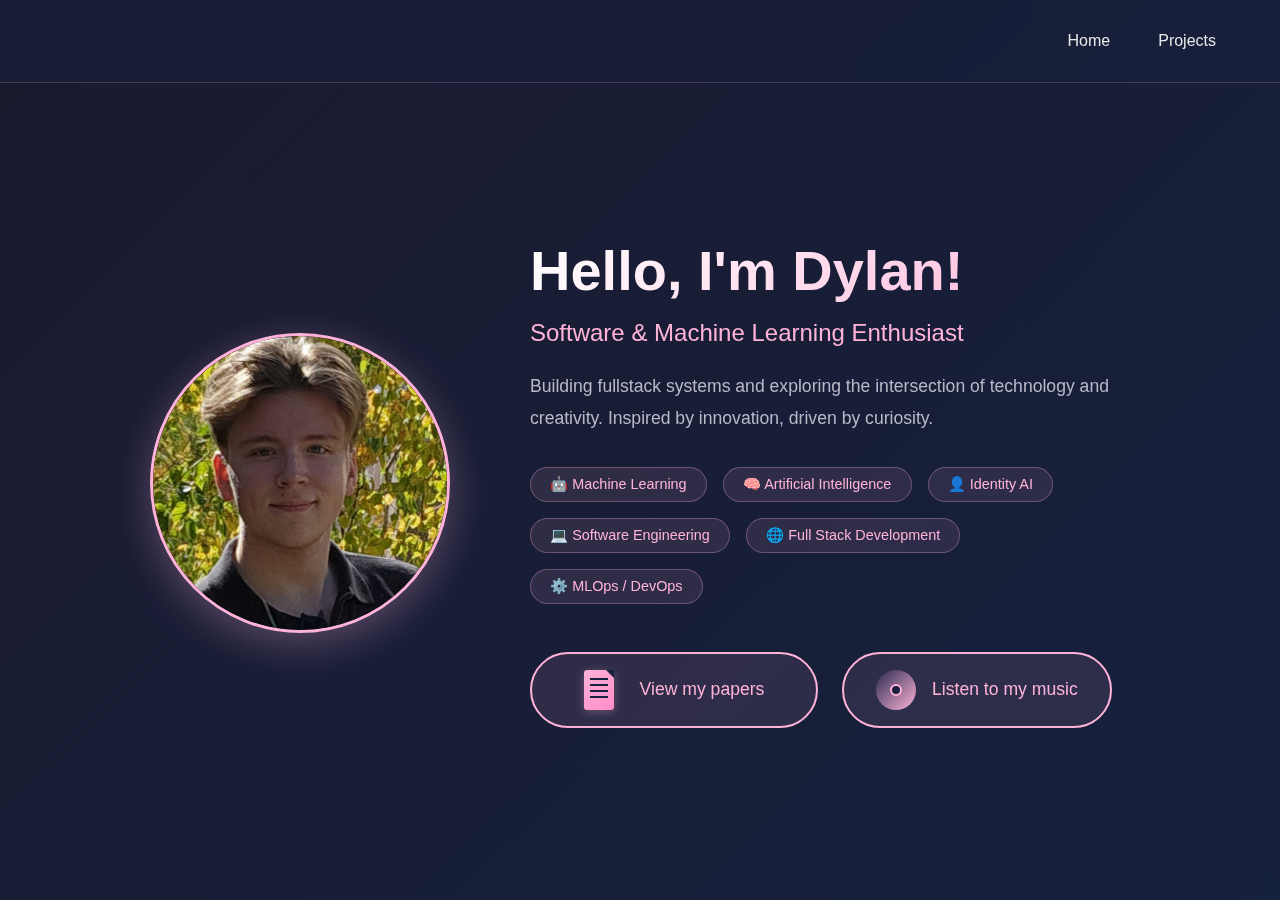
<file: index.html>
<!DOCTYPE html>
<html lang="en">
<head>
    <meta charset="UTF-8">
    <meta name="viewport" content="width=device-width, initial-scale=1.0">
    <title>Dylan Todd</title>
    <link rel="icon" href="src/portfolioIcon.png">
    <link rel="stylesheet" href="main.css">
</head>
<body class="home">
    <div class="petal-container"></div>
    
    <header>
        <nav>
            <a href="#" class="nav-link glitch-text">Home</a>
            <a href="projects.html" class="nav-link glitch-text">Projects</a>
        </nav>
    </header>

    <main class="hero">
        <div class="profile-section">
            <div class="profile-image-wrapper">
                <img src="src/mainPhoto.jpg" alt="Dylan Todd" class="profile-image">
                <div class="glitch-overlay"></div>
            </div>
        </div>

        <div class="intro-section">
            <h1 class="glitch-text" data-text="Hello, I'm Dylan!">Hello, I'm Dylan!</h1>
            <p class="subtitle">Software & Machine Learning Enthusiast</p>
            <p class="bio">
                Building fullstack  systems and exploring the intersection of technology and creativity.
                Inspired by innovation, driven by curiosity.
            </p>
            
            <div class="interests">
                <span class="interest-tag">🤖 Machine Learning</span>
                <span class="interest-tag">🧠 Artificial Intelligence</span>
                <span class="interest-tag">👤 Identity AI</span>
                <span class="interest-tag">💻 Software Engineering</span>
                <span class="interest-tag">🌐 Full Stack Development</span>
                <span class="interest-tag">⚙️ MLOps / DevOps</span>
            </div>

            <div class="links-container">

                <!--Update when you publish first paper-->
                <div class="papers-link-wrapper">
                    <a href="" class="papers-link">
                        <div class="paper-icon">
                            <div class="paper-doc"></div>
                        </div>
                        <span>View my papers</span>
                    </a>
                </div>


                <div class="music-link-wrapper">
                    <a href="https://www.youtube.com/@dtace5339/videos" class="music-link" target="_blank">
                        <div class="vinyl-icon">
                            <div class="vinyl-disc"></div>
                            <div class="vinyl-center"></div>
                        </div>
                        <span>Listen to my music</span>
                    </a>
                </div>

            </div>
        </div>
    </main>

    <script>
        const petalContainer = document.querySelector('.petal-container');
        let petalIndex = 0;
        
        function createPetal() {
            const petal = document.createElement('div');
            petal.className = 'petal';
            
            const gridWidth = 10;
            const section = petalIndex % gridWidth;
            const sectionWidth = 100 / gridWidth;
            const randomOffset = (Math.random() - 0.5) * sectionWidth * 0.8;
            petal.style.left = (section * sectionWidth + sectionWidth / 2 + randomOffset) + '%';
            
            petal.style.animationDuration = (Math.random() * 4 + 7) + 's';
            petal.style.animationDelay = Math.random() * 4 + 's';
            petalContainer.appendChild(petal);
            
            petalIndex++;
            setTimeout(() => petal.remove(), 13000);
        }
        
        setInterval(createPetal, 1700);
        for(let i = 0; i < 5; i++) {
            setTimeout(createPetal, i * 650);
        }

        const vinylDisc = document.querySelector('.vinyl-disc');
        const musicLink = document.querySelector('.music-link');
        
        musicLink.addEventListener('mouseenter', () => {
            vinylDisc.style.animationPlayState = 'running';
        });
    </script>
</body>
</html>
</file>
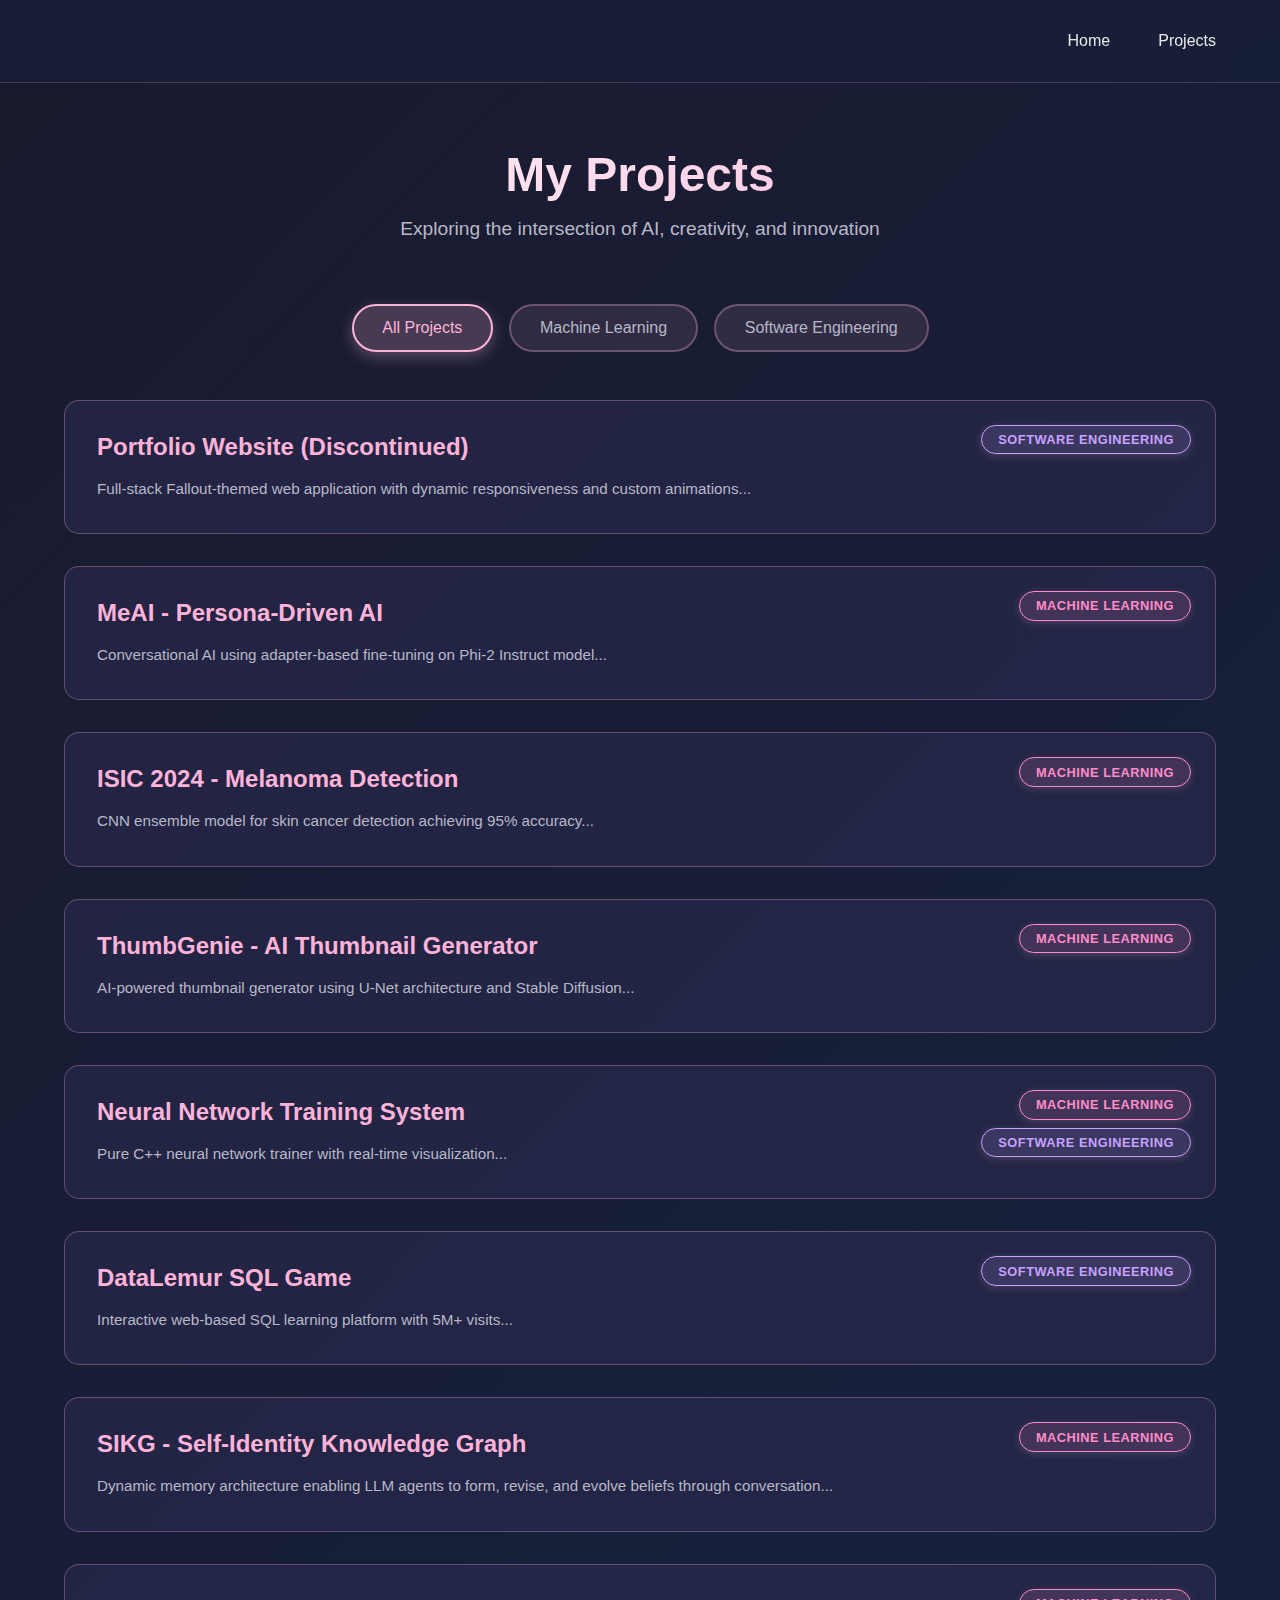
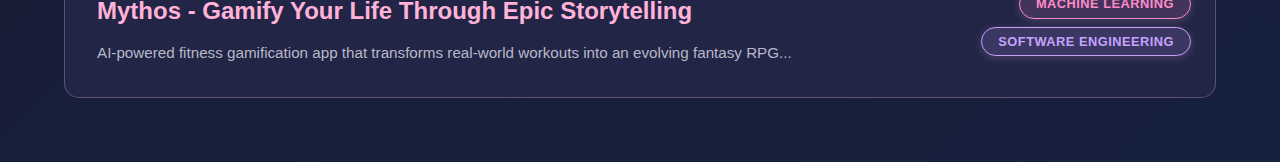
<file: projects.html>
<!DOCTYPE html>
<html lang="en">
<head>
    <meta charset="UTF-8">
    <meta name="viewport" content="width=device-width, initial-scale=1.0">
    <title>Projects - Portfolio</title>
    <link rel="icon" href="src/portfolioIcon.png">
    <link rel="stylesheet" href="main.css">
</head>
<body>

    <header>
        <nav>
            <a href="index.html" class="nav-link glitch-text">Home</a>
            <a href="projects.html" class="nav-link glitch-text">Projects</a>
        </nav>
    </header>

    <main class="projects-hero">
        <div class="projects-header">
            <h1 class="glitch-text" data-text="My Projects">My Projects</h1>
            <p>Exploring the intersection of AI, creativity, and innovation</p>
        </div>

        <div class="filter-container">
            <button class="filter-btn active" data-filter="all">All Projects</button>
            <button class="filter-btn" data-filter="ml">Machine Learning</button>
            <button class="filter-btn" data-filter="swe">Software Engineering</button>
        </div>

        <div class="projects-container">
            <div class="project-card" data-categories="swe" onclick="toggleProject(this)">
                <div class="category-badge">
                    <span class="category-tag swe">Software Engineering</span>
                </div>
                <div class="project-header">
                    <h2 class="project-title">Portfolio Website (Discontinued)</h2>
                </div>
                <p class="project-preview">
                    Full-stack Fallout-themed web application with dynamic responsiveness and custom animations...
                </p>
                <div class="project-details">
                    <div class="project-tags">
                        <span class="tag">Svelte</span>
                        <span class="tag">TypeScript</span>
                        <span class="tag">PHP</span>
                        <span class="tag">MySQL</span>
                        <span class="tag">REST API</span>
                    </div>
                    <p class="project-description">
                        Architected and deployed a full-stack Fallout-themed web application with dynamic responsiveness and custom animations. 
                        Implemented 10+ interactive terminal features using Svelte/TypeScript frontend and LAMP stack for backend. 
                        Built a comprehensive RESTful API for database communication, including account management, forms, notes, and settings. 
                        Features a state management system using Svelte stores and cookie synchronization, enabling persistent user customization 
                        across 12+ configurable settings with seamless cross-session experience.
                    </p>
                    <div class="project-links">
                        <a href="https://github.com/DylanJTodd/Portfolio" class="project-link">GitHub</a>
                    </div>
                </div>
            </div>

            <div class="project-card" data-categories="ml" onclick="toggleProject(this)">
                <div class="category-badge">
                    <span class="category-tag ml">Machine Learning</span>
                </div>
                <div class="project-header">
                    <h2 class="project-title">MeAI - Persona-Driven AI</h2>
                </div>
                <p class="project-preview">
                    Conversational AI using adapter-based fine-tuning on Phi-2 Instruct model...
                </p>
                <div class="project-details">
                    <div class="project-tags">
                        <span class="tag">PyTorch</span>
                        <span class="tag">HuggingFace</span>
                        <span class="tag">PEFT</span>
                        <span class="tag">LLMs</span>
                        <span class="tag">RAG</span>
                    </div>
                    <p class="project-description">
                        Developed a persona-driven conversational AI using adapter-based fine-tuning on Phi-2 Instruct model with PyTorch and 
                        HuggingFace Transformers. Implemented PEFT (Parameter-Efficient Fine-Tuning) architecture with modular checkpoint 
                        management system, enabling rapid persona deployment across multiple model iterations. Architected scalable foundation 
                        for RAG integration with robust prompt engineering framework and output optimization. Includes analytics dashboards 
                        through Power BI to monitor user interactions, token usage, sentiment patterns, and failure modes.
                    </p>
                    <div class="project-links">
                        <a href="https://huggingface.co/spaces/DylanJTodd/MeAI" class="project-link">Demo</a>
                        <a href="https://github.com/DylanJTodd/MeAI" class="project-link">GitHub</a>
                    </div>
                </div>
            </div>

            <div class="project-card" data-categories="ml" onclick="toggleProject(this)">
                <div class="category-badge">
                    <span class="category-tag ml">Machine Learning</span>
                </div>
                <div class="project-header">
                    <h2 class="project-title">ISIC 2024 - Melanoma Detection</h2>
                </div>
                <p class="project-preview">
                    CNN ensemble model for skin cancer detection achieving 95% accuracy...
                </p>
                <div class="project-details">
                    <div class="project-tags">
                        <span class="tag">PyTorch</span>
                        <span class="tag">Transfer Learning</span>
                        <span class="tag">Computer Vision</span>
                        <span class="tag">Medical AI</span>
                    </div>
                    <p class="project-description">
                        Developed a CNN ensemble model for melanoma detection achieving 95% accuracy on the ISIC 2024 challenge dataset. 
                        Combined multiple architectures with specialized loss functions and class weighting to reduce false negative rates by 85%. 
                        Engineered a robust data pipeline processing 300GB+ of medical imaging data with advanced augmentation techniques 
                        including rotations, flipping, and color jittering. Integrated 2024 and historical datasets for comprehensive training 
                        coverage, demonstrating strong performance in real-world medical imaging scenarios.
                    </p>
                    <div class="project-links">
                        <a href="https://github.com/DylanJTodd/Kaggle-Competitions/tree/main/ISIC%202024%20-%20Skin%20Cancer%20Detection" class="project-link">Code</a>
                    </div>
                </div>
            </div>

            <div class="project-card" data-categories="ml" onclick="toggleProject(this)">
                <div class="category-badge">
                    <span class="category-tag ml">Machine Learning</span>
                </div>
                <div class="project-header">
                    <h2 class="project-title">ThumbGenie - AI Thumbnail Generator</h2>
                </div>
                <p class="project-preview">
                    AI-powered thumbnail generator using U-Net architecture and Stable Diffusion...
                </p>
                <div class="project-details">
                    <div class="project-tags">
                        <span class="tag">PyTorch</span>
                        <span class="tag">U-Net</span>
                        <span class="tag">Stable Diffusion</span>
                        <span class="tag">GANs</span>
                        <span class="tag">Azure</span>
                    </div>
                    <p class="project-description">
                        Built an AI-powered thumbnail generator using U-Net architecture and Stable Diffusion, trained on Azure GPU compute 
                        environments for scalable experimentation. Engineered an end-to-end deep learning pipeline with modular Python 
                        architecture encompassing preprocessing, training, and inference scripts. Implemented Azure Blob Storage-backed 
                        dataset pipelines to manage 10,000+ images (50GB+) with automated ingestion, augmentation, and metadata tracking 
                        via CSV. Integrated Azure DevOps-style CI/CD practices for model versioning and reproducible experiments.
                    </p>
                    <div class="project-links">
                        <a href="https://github.com/DylanJTodd/ThumbGenie" class="project-link">GitHub</a>
                    </div>
                </div>
            </div>

            <div class="project-card" data-categories="ml swe" onclick="toggleProject(this)">
                <div class="category-badge">
                    <span class="category-tag ml">Machine Learning</span>
                    <span class="category-tag swe">Software Engineering</span>
                </div>
                <div class="project-header">
                    <h2 class="project-title">Neural Network Training System</h2>
                </div>
                <p class="project-preview">
                    Pure C++ neural network trainer with real-time visualization...
                </p>
                <div class="project-details">
                    <div class="project-tags">
                        <span class="tag">C++</span>
                        <span class="tag">SFML</span>
                        <span class="tag">Machine Learning</span>
                        <span class="tag">Multithreading</span>
                    </div>
                    <p class="project-description">
                        Built a pure C++ neural network trainer achieving 97-98% accuracy on MNIST with real-time visualization and interactive 
                        testing interface. Optimized the training pipeline with loop unrolling and batch processing, reducing training time by 200%. 
                        Architected a multi-threaded visualization system with SFML, enabling real-time network monitoring during training. 
                        Features include from-scratch implementation of backpropagation, gradient descent, and various activation functions, 
                        demonstrating deep understanding of neural network fundamentals.
                    </p>
                    <div class="project-links">
                        <a href="https://github.com/DylanJTodd/Cpp-Manual-Multi-layer-Perceptron-/releases/download/v1.0/NeuralNetworkTrainer_v1.0.zip" class="project-link">Download</a>
                        <a href="https://github.com/DylanJTodd/Cpp-Manual-Multi-layer-Perceptron-" class="project-link">GitHub</a>
                    </div>
                </div>
            </div>

            <div class="project-card" data-categories="swe" onclick="toggleProject(this)">
                <div class="category-badge">
                    <span class="category-tag swe">Software Engineering</span>
                </div>
                <div class="project-header">
                    <h2 class="project-title">DataLemur SQL Game</h2>
                </div>
                <p class="project-preview">
                    Interactive web-based SQL learning platform with 5M+ visits...
                </p>
                <div class="project-details">
                    <div class="project-tags">
                        <span class="tag">JavaScript</span>
                        <span class="tag">HTML/CSS</span>
                        <span class="tag">PGLite</span>
                        <span class="tag">SQL</span>
                    </div>
                    <p class="project-description">
                        Designed and deployed a web-based SQL game using HTML, CSS, JavaScript, and PGLite, gathering over 5 million visits. 
                        Developed 10 advanced SQL challenges, improving user engagement and platform growth. Enhanced website speed and 
                        performance via schema optimizations and additional software changes by 60%. The platform provides an interactive 
                        learning experience for SQL practitioners of all skill levels, with real-time query execution and immediate feedback.
                    </p>
                    <div class="project-links">
                        <a href="https://datalemur.com/sql-game" class="project-link">Play Game</a>
                    </div>
                </div>
            </div>

             <div class="project-card" data-categories="ml" onclick="toggleProject(this)">
                <div class="category-badge">
                    <span class="category-tag ml">Machine Learning</span>
                </div>
                <div class="project-header">
                    <h2 class="project-title">SIKG - Self-Identity Knowledge Graph</h2>
                </div>
                <p class="project-preview">
                    Dynamic memory architecture enabling LLM agents to form, revise, and evolve beliefs through conversation...
                </p>
                <div class="project-details">
                    <div class="project-tags">
                        <span class="tag">PyTorch</span>
                        <span class="tag">LLMs</span>
                        <span class="tag">Knowledge Graphs</span>
                        <span class="tag">AGM Theory</span>
                        <span class="tag">Cognitive AI</span>
                    </div>
                    <p class="project-description">
                        Undergraduate thesis research developing a neurosymbolic memory architecture for identity-based AI applications. 
                        Implements dynamic knowledge graphs that enable LLM agents to recursively construct and evolve belief structures 
                        through multi-turn interactions. Features AGM belief revision theory for graceful contradiction resolution, 
                        confidence-based epistemic entrenchment preventing catastrophic forgetting, and metacognitive monitoring for 
                        self-aware reasoning. Combines symbolic graph structure with neural semantic embeddings, enabling hybrid retrieval 
                        that merges RAG's intuitive recall with structured logical reasoning. Addresses critical gaps in companion AI, 
                        game NPCs, and therapeutic agents by providing persistent memory, coherent personality simulation, and temporal 
                        belief evolution. The architecture demonstrates how LLMs can achieve genuine continual learning without gradient 
                        updates through experience-driven belief formation.
                    </p>
                    <div class="project-links">
                        <a href="https://github.com/DylanJTodd/Dyanmic-Knowledge-Graph-Demo" class="project-link">GitHub</a>
                    </div>
                </div>
            </div>

            <div class="project-card" data-categories="ml swe" onclick="toggleProject(this)">
                <div class="category-badge">
                    <span class="category-tag ml">Machine Learning</span>
                    <span class="category-tag swe">Software Engineering</span>
                </div>
                <div class="project-header">
                    <h2 class="project-title">Mythos - Gamify Your Life Through Epic Storytelling</h2>
                </div>
                <p class="project-preview">
                    AI-powered fitness gamification app that transforms real-world workouts into an evolving fantasy RPG...
                </p>
                <div class="project-details">
                    <div class="project-tags">
                        <span class="tag">React</span>
                        <span class="tag">TypeScript</span>
                        <span class="tag">FastAPI</span>
                        <span class="tag">PostgreSQL</span>
                        <span class="tag">Claude AI</span>
                        <span class="tag">Knowledge Graphs</span>
                        <span class="tag">TailwindCSS</span>
                        <span class="tag">Vite</span>
                    </div>
                    <p class="project-description">
                        ConUHacks X hackathon project building an end-to-end fitness gamification platform powered by Self-Identity Knowledge Graphs (SIKG). 
                        Transforms real-world fitness progress into a personalized fantasy RPG where AI generates unique worlds and adaptive quests 
                        calibrated to user goals. Built with React/TypeScript frontend (TailwindCSS, shadcn/ui, motion/react animations) communicating 
                        via REST API with FastAPI backend (Python, Claude AI integration, Supabase PostgreSQL). Features include: AI-generated unique 
                        fantasy scenarios, 2-10 daily personalized fitness tasks, optional quests with stat requirements, reflection authenticity grading 
                        via LLM, knowledge graph tracking behavioral patterns and personality insights, and character stat progression based on real training patterns. 
                        Solved complex challenges including SIKG implementation from first principles, multi-model AI integration (Haiku/Sonnet/Opus), 
                        knowledge graph edge generation, and full-stack integration across async operations. Built in 24 hours by separating backend narrative 
                        engine from frontend UI, with AI-assisted development allowing focus on features and prompt engineering rather than boilerplate. 
                        Shipped a working product demonstrating novel gamification approach where self-improvement becomes genuinely fun through meaningful storytelling.
                    </p>
                    <div class="project-links">
                        <a href="https://devpost.com/software/mythos-9jekx8" class="project-link">Devpost</a>
                        <a href="https://github.com/DylanJTodd/ConUHacks-X" class="project-link">GitHub</a>
                    </div>
                </div>
            </div>
        </div>
        </div>
    </main>

    <script>
        function closeCard(card) {
            if (!card) return;
            card.classList.add('closing');
            card.classList.remove('expanded');
            setTimeout(() => card.classList.remove('closing'), 400);
        }

        function toggleProject(card) {
            const current = document.querySelector('.project-card.expanded');
            const isSame = current === card;

            if (current) closeCard(current);
            if (!isSame) {
                card.classList.add('expanded');
                setTimeout(() => {
                    card.scrollIntoView({ behavior: 'smooth', block: 'nearest' });
                }, 50);
            }
        }

        const filterBtns = document.querySelectorAll('.filter-btn');
        const projectCards = document.querySelectorAll('.project-card');

        filterBtns.forEach(btn => {
            btn.addEventListener('click', () => {
                const filter = btn.dataset.filter;
                
                filterBtns.forEach(b => b.classList.remove('active'));
                btn.classList.add('active');

                const expandedCard = document.querySelector('.project-card.expanded');
                if (expandedCard) closeCard(expandedCard);

                projectCards.forEach(card => {
                    const categories = card.dataset.categories;
                    
                    if (filter === 'all') {
                        card.classList.remove('hidden');
                    } else if (categories.includes(filter)) {
                        card.classList.remove('hidden');
                    } else {
                        card.classList.add('hidden');
                    }
                });
            });
        });
    </script>
</body>
</html>
</file>
<file: main.css>
* {
    margin: 0;
    padding: 0;
    box-sizing: border-box;
}

body {
    font-family: 'Segoe UI', Tahoma, Geneva, Verdana, sans-serif;
    background: linear-gradient(135deg, #1a1a2e 0%, #16213e 100%);
    color: #e8e8e8;
    min-height: 100vh;
    overflow-x: hidden;
}

/* Themed scrollbar */
/* WebKit browsers */
::-webkit-scrollbar {
    width: 10px;
}

::-webkit-scrollbar-track {
    background: rgba(22, 33, 62, 0.7);
}

::-webkit-scrollbar-thumb {
    background: linear-gradient(180deg, #ffb3d9, #ff8cc8);
    border-radius: 8px;
    border: 2px solid rgba(22, 33, 62, 0.8);
}

::-webkit-scrollbar-thumb:hover {
    background: linear-gradient(180deg, #ffc4e1, #ff9fd3);
}

/* Firefox */
* {
    scrollbar-width: thin;
    scrollbar-color: #ff8cc8 rgba(22, 33, 62, 0.7);
}

/* Landing page: allow scrolling */
body.home {
    overflow-y: auto;
}

/* Falling Petals */
.petal-container {
    position: fixed;
    top: 0;
    left: 0;
    width: 100%;
    height: 100%;
    pointer-events: none;
    z-index: 1;
}

.petal {
    position: absolute;
    top: -20px;
    width: 15px;
    height: 15px;
    background: radial-gradient(ellipse at center, #ffb3d9 0%, #ff8cc8 50%, #ff6bb5 100%);
    border-radius: 50% 0 50% 0;
    opacity: 0.7;
    animation: fall linear forwards, sway 3s ease-in-out infinite;
    transform: rotate(45deg);
    will-change: transform;
}

@keyframes fall {
    0% {
        transform: translateY(0) rotate(45deg);
        opacity: 0.7;
    }
    80% {
        opacity: 0.7;
    }
    100% {
        transform: translateY(100vh) rotate(405deg);
        opacity: 0;
    }
}

@keyframes sway {
    0%, 100% { margin-left: 0; }
    50% { margin-left: 50px; }
}

/* Header */
header {
    position: relative;
    z-index: 100;
    padding: 2rem 4rem;
    backdrop-filter: blur(10px);
    background: rgba(22, 33, 62, 0.4);
    border-bottom: 1px solid rgba(255, 179, 217, 0.2);
}

nav {
    display: flex;
    gap: 3rem;
    justify-content: flex-end;
}

.nav-link {
    color: #e8e8e8;
    text-decoration: none;
    font-size: 1rem;
    font-weight: 500;
    transition: color 0.3s ease, transform 0.3s ease;
    position: relative;
}

.nav-link:hover {
    color: #ffb3d9;
    transform: translateY(-2px);
}

.nav-link::after {
    content: '';
    position: absolute;
    bottom: -5px;
    left: 0;
    width: 0;
    height: 2px;
    background: linear-gradient(90deg, #ffb3d9, #ff8cc8);
    transition: width 0.3s ease;
}

.nav-link:hover::after {
    width: 100%;
}

.old-portfolio {
    opacity: 0.7;
    font-size: 0.9rem;
}

/* Hero Section */
.hero {
    position: relative;
    z-index: 10;
    display: flex;
    align-items: center;
    justify-content: center;
    gap: 5rem;
    padding: 3rem;
    min-height: calc(100vh - 100px);
}

/* Profile Section */
.profile-section {
    position: relative;
}

.profile-image-wrapper {
    position: relative;
    width: 300px;
    height: 300px;
    animation: float 6s ease-in-out infinite;
    overflow: hidden;
    border-radius: 50%;
    border: 3px solid #ffb3d9;
    box-shadow: 0 10px 40px rgba(255, 179, 217, 0.3);
}

@keyframes float {
    0%, 100% { transform: translateY(0px); }
    50% { transform: translateY(-20px); }
}

.profile-image {
    width: 100%;
    height: 100%;
    object-fit: cover;
    border-radius: 50%;
}

.image-placeholder {
    width: 100%;
    height: 100%;
    border-radius: 50%;
    background: linear-gradient(135deg, #2a2a4e 0%, #3d3d6b 100%);
    border: 3px solid #ffb3d9;
    display: flex;
    align-items: center;
    justify-content: center;
    font-size: 1.2rem;
    color: #ffb3d9;
    box-shadow: 0 10px 40px rgba(255, 179, 217, 0.3);
    position: relative;
    overflow: hidden;
}

.image-placeholder::before {
    content: '';
    position: absolute;
    top: -50%;
    left: -50%;
    width: 200%;
    height: 200%;
    background: linear-gradient(45deg, transparent, rgba(255, 179, 217, 0.1), transparent);
    animation: shimmer 3s infinite;
}

@keyframes shimmer {
    0% { transform: translateX(-100%) translateY(-100%) rotate(45deg); }
    100% { transform: translateX(100%) translateY(100%) rotate(45deg); }
}

.glitch-overlay {
    position: absolute;
    top: 0;
    left: 0;
    width: 100%;
    height: 100%;
    border-radius: 50%;
    background: linear-gradient(135deg, rgba(255, 179, 217, 0.2), rgba(255, 140, 200, 0.2));
    opacity: 0;
    animation: glitch 8s infinite;
}

@keyframes glitch {
    0%, 90%, 100% { opacity: 0; transform: translate(0); }
    92% { opacity: 0.8; transform: translate(-5px, 5px); }
    94% { opacity: 0.8; transform: translate(5px, -5px); }
    96% { opacity: 0.8; transform: translate(-5px, -5px); }
}

/* Intro Section */
.intro-section {
    max-width: 600px;
}

h1 {
    font-size: 3.5rem;
    margin-bottom: 1rem;
    background: linear-gradient(135deg, #ffffff, #ffb3d9);
    -webkit-background-clip: text;
    -webkit-text-fill-color: transparent;
    background-clip: text;
    position: relative;
}

.glitch-text {
    position: relative;
}

.glitch-text::before,
.glitch-text::after {
    content: attr(data-text);
    position: absolute;
    top: 0;
    left: 0;
    opacity: 0;
}

h1.glitch-text:hover::before {
    animation: glitch-anim 0.3s cubic-bezier(.25, .46, .45, .94) both;
    z-index: -1;
}

h1.glitch-text:hover::after {
    animation: glitch-anim 0.3s cubic-bezier(.25, .46, .45, .94) reverse both;
    color: #c8a2ff;
    z-index: -1;
}

@keyframes glitch-anim {
    0% { opacity: 1; transform: translate(0); }
    20% { opacity: 1; transform: translate(-2px, 2px); }
    40% { opacity: 1; transform: translate(-2px, -2px); }
    60% { opacity: 1; transform: translate(2px, 2px); }
    80% { opacity: 1; transform: translate(2px, -2px); }
    100% { opacity: 1; transform: translate(0); }
}

.subtitle {
    font-size: 1.5rem;
    color: #ffb3d9;
    margin-bottom: 1.5rem;
    font-weight: 300;
}

.bio {
    font-size: 1.1rem;
    line-height: 1.8;
    color: #b8b8c8;
    margin-bottom: 2rem;
}

/* Interests */
.interests {
    display: flex;
    flex-wrap: wrap;
    gap: 1rem;
    margin-bottom: 3rem;
}

.interest-tag {
    padding: 0.5rem 1.2rem;
    background: rgba(255, 179, 217, 0.1);
    border: 1px solid rgba(255, 179, 217, 0.3);
    border-radius: 20px;
    font-size: 0.9rem;
    color: #ffb3d9;
    transition: all 0.3s ease;
}

.interest-tag:hover {
    background: rgba(255, 179, 217, 0.2);
    transform: translateY(-3px);
    box-shadow: 0 5px 15px rgba(255, 179, 217, 0.3);
}

/* Links Container */
.links-container {
    display: flex;
    gap: 1.5rem;
    margin-top: 2rem;
    flex-wrap: wrap;
}

.music-link-wrapper,
.papers-link-wrapper {
    flex: 1;
    min-width: 200px;
}

.music-link {
    display: inline-flex;
    align-items: center;
    gap: 1rem;
    padding: 1rem 2rem;
    background: rgba(255, 179, 217, 0.1);
    border: 2px solid #ffb3d9;
    border-radius: 50px;
    text-decoration: none;
    color: #ffb3d9;
    font-size: 1.1rem;
    transition: all 0.3s ease;
    position: relative;
    overflow: hidden;
}

.music-link::before {
    content: '';
    position: absolute;
    top: 50%;
    left: 50%;
    width: 0;
    height: 0;
    border-radius: 50%;
    background: rgba(255, 179, 217, 0.2);
    transform: translate(-50%, -50%);
    transition: width 0.6s ease, height 0.6s ease;
}

.music-link:hover::before {
    width: 300px;
    height: 300px;
}

.music-link:hover {
    transform: translateY(-5px);
    box-shadow: 0 10px 30px rgba(255, 179, 217, 0.4);
}

.vinyl-icon {
    position: relative;
    width: 40px;
    height: 40px;
}

.vinyl-disc {
    width: 40px;
    height: 40px;
    border-radius: 50%;
    background: linear-gradient(135deg, #2a2a4e 0%, #ffb3d9 100%);
    position: relative;
    animation: spin 3s linear infinite;
    animation-play-state: paused;
}

@keyframes spin {
    from { transform: rotate(0deg); }
    to { transform: rotate(360deg); }
}

.vinyl-center {
    position: absolute;
    top: 50%;
    left: 50%;
    transform: translate(-50%, -50%);
    width: 12px;
    height: 12px;
    border-radius: 50%;
    background: #16213e;
    border: 2px solid #ffb3d9;
}

.music-link span {
    position: relative;
    z-index: 1;
}

/* Papers Link */
.papers-link {
    display: inline-flex;
    align-items: center;
    gap: 1rem;
    padding: 1rem 2rem;
    background: rgba(255, 179, 217, 0.1);
    border: 2px solid #ffb3d9;
    border-radius: 50px;
    text-decoration: none;
    color: #ffb3d9;
    font-size: 1.1rem;
    transition: all 0.3s ease;
    position: relative;
    overflow: hidden;
    width: 100%;
    justify-content: center;
}

.papers-link::before {
    content: '';
    position: absolute;
    top: 50%;
    left: 50%;
    width: 0;
    height: 0;
    border-radius: 50%;
    background: rgba(255, 179, 217, 0.2);
    transform: translate(-50%, -50%);
    transition: width 0.6s ease, height 0.6s ease;
}

.papers-link:hover::before {
    width: 300px;
    height: 300px;
}

.papers-link:hover {
    transform: translateY(-5px);
    box-shadow: 0 10px 30px rgba(255, 179, 217, 0.4);
}

.paper-icon {
    position: relative;
    width: 40px;
    height: 40px;
}

.paper-doc {
    width: 30px;
    height: 40px;
    background: linear-gradient(135deg, #ffb3d9 0%, #ff8cc8 100%);
    border-radius: 3px;
    position: relative;
    box-shadow: 0 2px 8px rgba(255, 179, 217, 0.3);
}

.paper-doc::before {
    content: '';
    position: absolute;
    top: 8px;
    left: 6px;
    right: 6px;
    height: 2px;
    background: #16213e;
    box-shadow: 0 6px 0 #16213e, 0 12px 0 #16213e, 0 18px 0 #16213e;
}

.paper-doc::after {
    content: '';
    position: absolute;
    top: 0;
    right: 0;
    width: 0;
    height: 0;
    border-style: solid;
    border-width: 0 8px 8px 0;
    border-color: transparent #16213e transparent transparent;
}

.papers-link span {
    position: relative;
    z-index: 1;
}

/* Projects Page */
.projects-hero {
    position: relative;
    z-index: 10;
    padding: 4rem;
    min-height: 100vh;
}

.projects-header {
    text-align: center;
    margin-bottom: 4rem;
}

.projects-header h1 {
    font-size: 3rem;
    margin-bottom: 1rem;
}

.projects-header p {
    font-size: 1.2rem;
    color: #b8b8c8;
}

/* Project Filters */
.filter-container {
    display: flex;
    justify-content: center;
    gap: 1rem;
    margin-bottom: 3rem;
    flex-wrap: wrap;
}

.filter-btn {
    padding: 0.8rem 1.8rem;
    background: rgba(255, 179, 217, 0.1);
    border: 2px solid rgba(255, 179, 217, 0.3);
    border-radius: 25px;
    color: #b8b8c8;
    font-size: 1rem;
    cursor: pointer;
    transition: all 0.3s ease;
    font-weight: 500;
}

.filter-btn:hover {
    transform: translateY(-3px);
    box-shadow: 0 5px 15px rgba(255, 179, 217, 0.2);
}

.filter-btn.active {
    background: rgba(255, 179, 217, 0.2);
    border-color: #ffb3d9;
    color: #ffb3d9;
    box-shadow: 0 5px 15px rgba(255, 179, 217, 0.3);
}

.category-badge {
    position: absolute;
    top: 1.5rem;
    right: 1.5rem;
    display: flex;
    flex-direction: column;
    gap: 0.5rem;
    align-items: flex-end;
}

.category-tag {
    padding: 0.4rem 1rem;
    background: rgba(255, 179, 217, 0.15);
    border: 1px solid #ffb3d9;
    border-radius: 15px;
    font-size: 0.8rem;
    color: #ffb3d9;
    font-weight: 600;
    text-transform: uppercase;
    letter-spacing: 0.5px;
    box-shadow: 0 2px 8px rgba(255, 179, 217, 0.2);
}

.category-tag.ml {
    background: rgba(255, 140, 200, 0.15);
    border-color: #ff8cc8;
    color: #ff8cc8;
}

.category-tag.swe {
    background: rgba(200, 162, 255, 0.15);
    border-color: #c8a2ff;
    color: #c8a2ff;
}

.projects-container {
    max-width: 1200px;
    margin: 0 auto;
    display: grid;
    grid-template-columns: 1fr;
    gap: 2rem;
}

.project-card {
    background: rgba(42, 42, 78, 0.6);
    border: 1px solid rgba(255, 179, 217, 0.3);
    border-radius: 15px;
    padding: 2rem;
    cursor: pointer;
    transition: all 0.3s ease, opacity 0.3s ease, transform 0.3s ease;
    position: relative;
    overflow: hidden;
    display: flex;
    flex-direction: column;
}

.project-card.hidden {
    display: none;
}

.project-card::before {
    content: '';
    position: absolute;
    top: 0;
    left: -100%;
    width: 100%;
    height: 100%;
    background: linear-gradient(90deg, transparent, rgba(255, 179, 217, 0.1), transparent);
    transition: left 0.5s ease;
}

.project-card:hover::before {
    left: 100%;
}

.project-card:hover {
    transform: translateY(-10px);
    border-color: #ffb3d9;
    box-shadow: 0 15px 40px rgba(255, 179, 217, 0.3);
}

.project-card.expanded {
    grid-column: 1 / -1;
    background: rgba(42, 42, 78, 0.9);
}

.project-header {
    display: flex;
    justify-content: space-between;
    align-items: center;
    margin-bottom: 1rem;
}

.project-title {
    font-size: 1.5rem;
    color: #ffb3d9;
    margin: 0;
}

.expand-icon {
    width: 30px;
    height: 30px;
    border: 2px solid #ffb3d9;
    border-radius: 50%;
    display: grid;
    place-items: center;
    transition: all 0.3s ease;
    font-size: 1.2rem;
    font-weight: 700;
    color: #ffb3d9;
    line-height: 1;
    flex-shrink: 0;
    transform: translateY(-2px);
}

.project-card.expanded .expand-icon {
    transform: rotate(45deg) translateY(-2px);
}

.project-preview {
    color: #b8b8c8;
    font-size: 0.95rem;
    line-height: 1.6;
    flex-grow: 1;
}

.project-details {
    max-height: 0;
    overflow: hidden;
    transition: max-height 0.35s ease, opacity 0.35s ease, margin-top 0.35s ease;
    opacity: 0;
    margin-top: 0;
}

.project-card.expanded .project-details {
    max-height: 800px;
    opacity: 1;
    margin-top: 1.5rem;
}

.project-tags {
    display: flex;
    flex-wrap: wrap;
    gap: 0.5rem;
    margin-bottom: 1.5rem;
}

.tag {
    padding: 0.4rem 1rem;
    background: rgba(255, 179, 217, 0.1);
    border: 1px solid rgba(255, 179, 217, 0.3);
    border-radius: 15px;
    font-size: 0.85rem;
    color: #ffb3d9;
}

.project-description {
    color: #e8e8e8;
    line-height: 1.8;
    margin-bottom: 1.5rem;
}

.project-links {
    display: flex;
    gap: 1rem;
}

.project-link {
    padding: 0.8rem 1.5rem;
    background: rgba(255, 179, 217, 0.1);
    border: 2px solid #ffb3d9;
    border-radius: 25px;
    text-decoration: none;
    color: #ffb3d9;
    transition: all 0.3s ease;
    font-weight: 500;
}

.project-link:hover {
    background: rgba(255, 179, 217, 0.2);
    transform: translateY(-3px);
    box-shadow: 0 5px 15px rgba(255, 179, 217, 0.3);
}

/* Responsive */
@media (max-width: 1024px) {
    .hero {
        flex-direction: column;
        gap: 3rem;
        text-align: center;
    }

    h1 {
        font-size: 2.5rem;
    }

    .interests {
        justify-content: center;
    }
}

@media (max-width: 768px) {
    header {
        padding: 1.5rem 2rem;
    }

    nav {
        gap: 1.5rem;
    }

    .profile-image-wrapper {
        width: 200px;
        height: 200px;
    }

    h1 {
        font-size: 2rem;
    }

    .hero {
        padding: 2rem;
    }

    .projects-container {
        grid-template-columns: 1fr;
    }

    .projects-header h1 {
        font-size: 2rem;
    }

    .projects-hero {
        padding: 2rem;
    }
}
</file>
